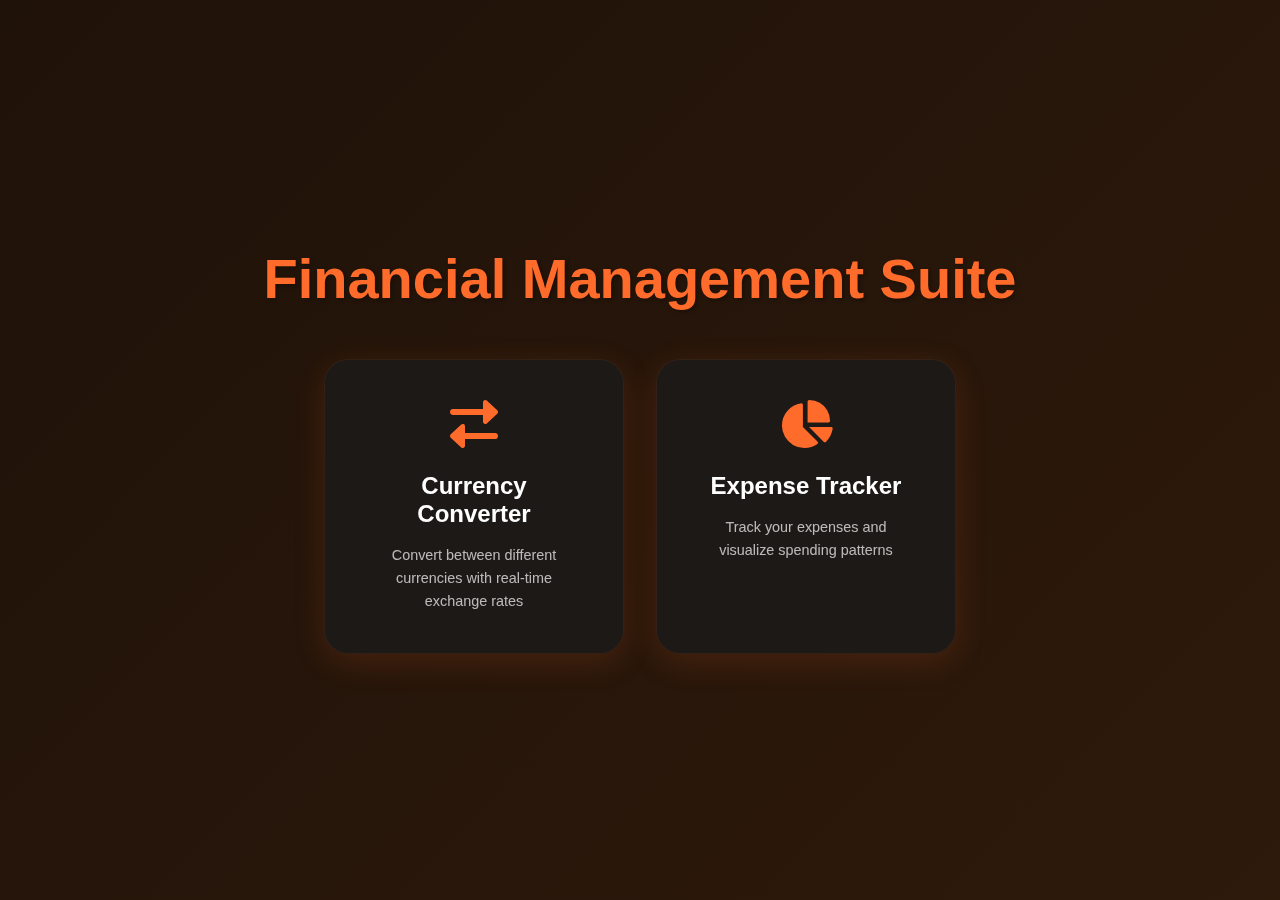
<file: index.html>
<!DOCTYPE html>
<html lang="en">
<head>
  <meta charset="UTF-8">
  <meta name="viewport" content="width=device-width, initial-scale=1.0">
  <title>Financial Management Suite</title>
  <link href="https://cdnjs.cloudflare.com/ajax/libs/font-awesome/6.0.0/css/all.min.css" rel="stylesheet" />
  <link rel="stylesheet" href="./landing.css">
</head>
<body>
  <div class="landing-container">
    <h1 class="main-title">Financial Management Suite</h1>
    <div class="cards-container">
      <div class="card" onclick="window.location.href='./CurrencyConverter_Index.html'">
        <i class="fas fa-exchange-alt"></i>
        <h2>Currency Converter</h2>
        <p>Convert between different currencies with real-time exchange rates</p>
      </div>
      <div class="card" onclick="window.location.href='./expense_tracker.html'">  
        <i class="fas fa-chart-pie"></i>
        <h2>Expense Tracker</h2>
        <p>Track your expenses and visualize spending patterns</p>
      </div>
    </div>
  </div>
  <script src="codes.js"></script>
  <script src="app.js"></script>
</body>
</html>
</file>
<file: landing.css>
* {
    margin: 0;
    padding: 0;
    box-sizing: border-box;
}

body {
    min-height: 100vh;
    background: linear-gradient(-45deg, #1a1a1a, #2d1f1f, #331c0c, #1f1209);
    background-size: 400% 400%;
    animation: gradientBG 15s ease infinite;
    font-family: 'Poppins', sans-serif;
    color: #fff;
    display: flex;
    justify-content: center;
    align-items: center;
}

@keyframes gradientBG {
    0% { background-position: 0% 50%; }
    50% { background-position: 100% 50%; }
    100% { background-position: 0% 50%; }
}

.landing-container {
    text-align: center;
    padding: 2rem;
    max-width: 1200px;
    width: 90%;
}

.main-title {
    font-size: 3.5rem;
    margin-bottom: 3rem;
    color: #ff6b2b;
    text-shadow: 2px 2px 4px rgba(0, 0, 0, 0.3);
    animation: fadeIn 1s ease-out;
}

.cards-container {
    display: flex;
    gap: 2rem;
    justify-content: center;
    flex-wrap: wrap;
}

.card {
    background: rgba(26, 26, 26, 0.8);
    backdrop-filter: blur(10px);
    padding: 2.5rem;
    border-radius: 1.5rem;
    width: 300px;
    cursor: pointer;
    transition: transform 0.3s ease, box-shadow 0.3s ease;
    border: 1px solid rgba(255, 107, 43, 0.1);
    box-shadow: 0 8px 32px rgba(255, 107, 43, 0.15);
    animation: slideUp 0.5s ease-out;
}

.card:hover {
    transform: translateY(-10px);
    box-shadow: 0 15px 40px rgba(255, 107, 43, 0.25);
    background: rgba(26, 26, 26, 0.9);
}

.card i {
    font-size: 3rem;
    color: #ff6b2b;
    margin-bottom: 1.5rem;
    transition: transform 0.3s ease;
}

.card:hover i {
    transform: scale(1.1);
}

.card h2 {
    color: #fff;
    font-size: 1.5rem;
    margin-bottom: 1rem;
    font-weight: 600;
}

.card p {
    color: rgba(255, 255, 255, 0.7);
    font-size: 0.9rem;
    line-height: 1.6;
}

@keyframes fadeIn {
    from { opacity: 0; }
    to { opacity: 1; }
}

@keyframes slideUp {
    from {
        opacity: 0;
        transform: translateY(20px);
    }
    to {
        opacity: 1;
        transform: translateY(0);
    }
}

@media (max-width: 768px) {
    .main-title {
        font-size: 2.5rem;
    }
    .card {
        width: 100%;
        max-width: 300px;
    }
}

@media (max-width: 480px) {
    .main-title {
        font-size: 2rem;
    }
    .landing-container {
        padding: 1.5rem;
    }
    .card {
        padding: 2rem;
    }
}
</file>
